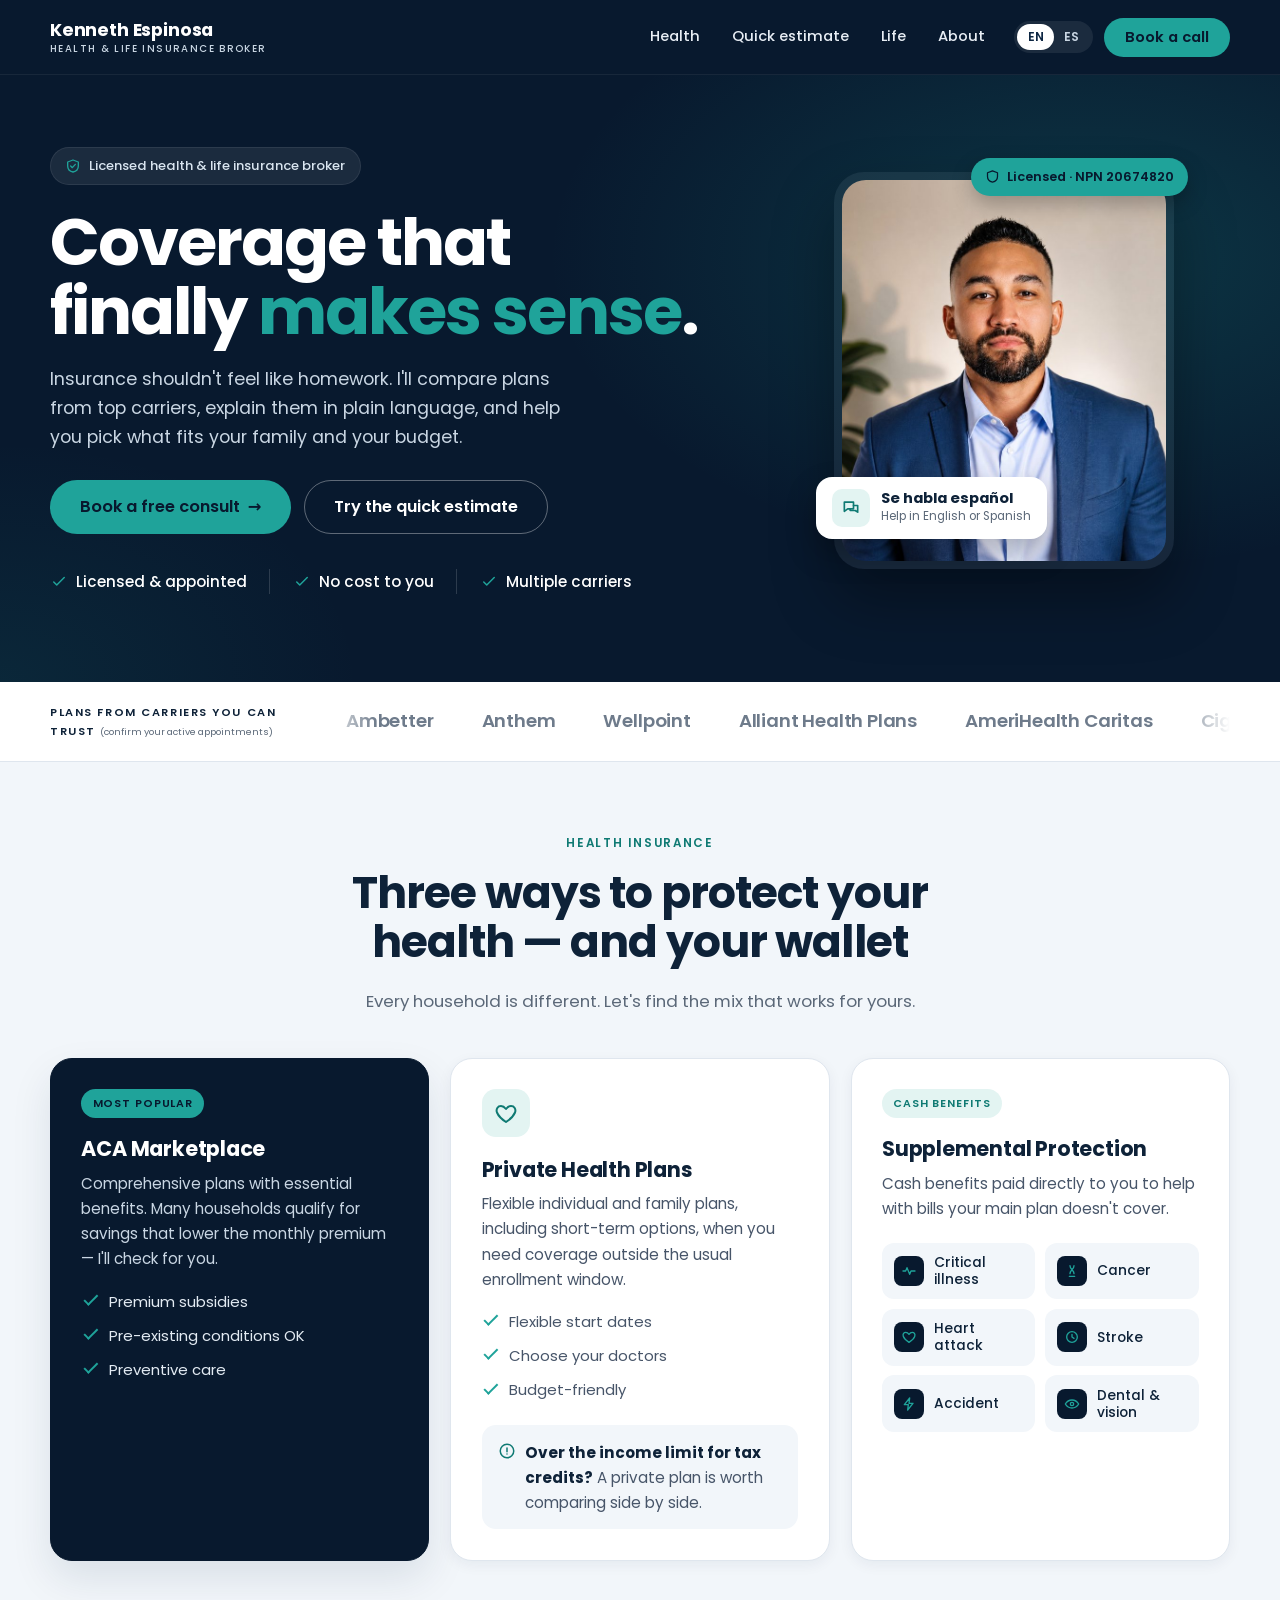
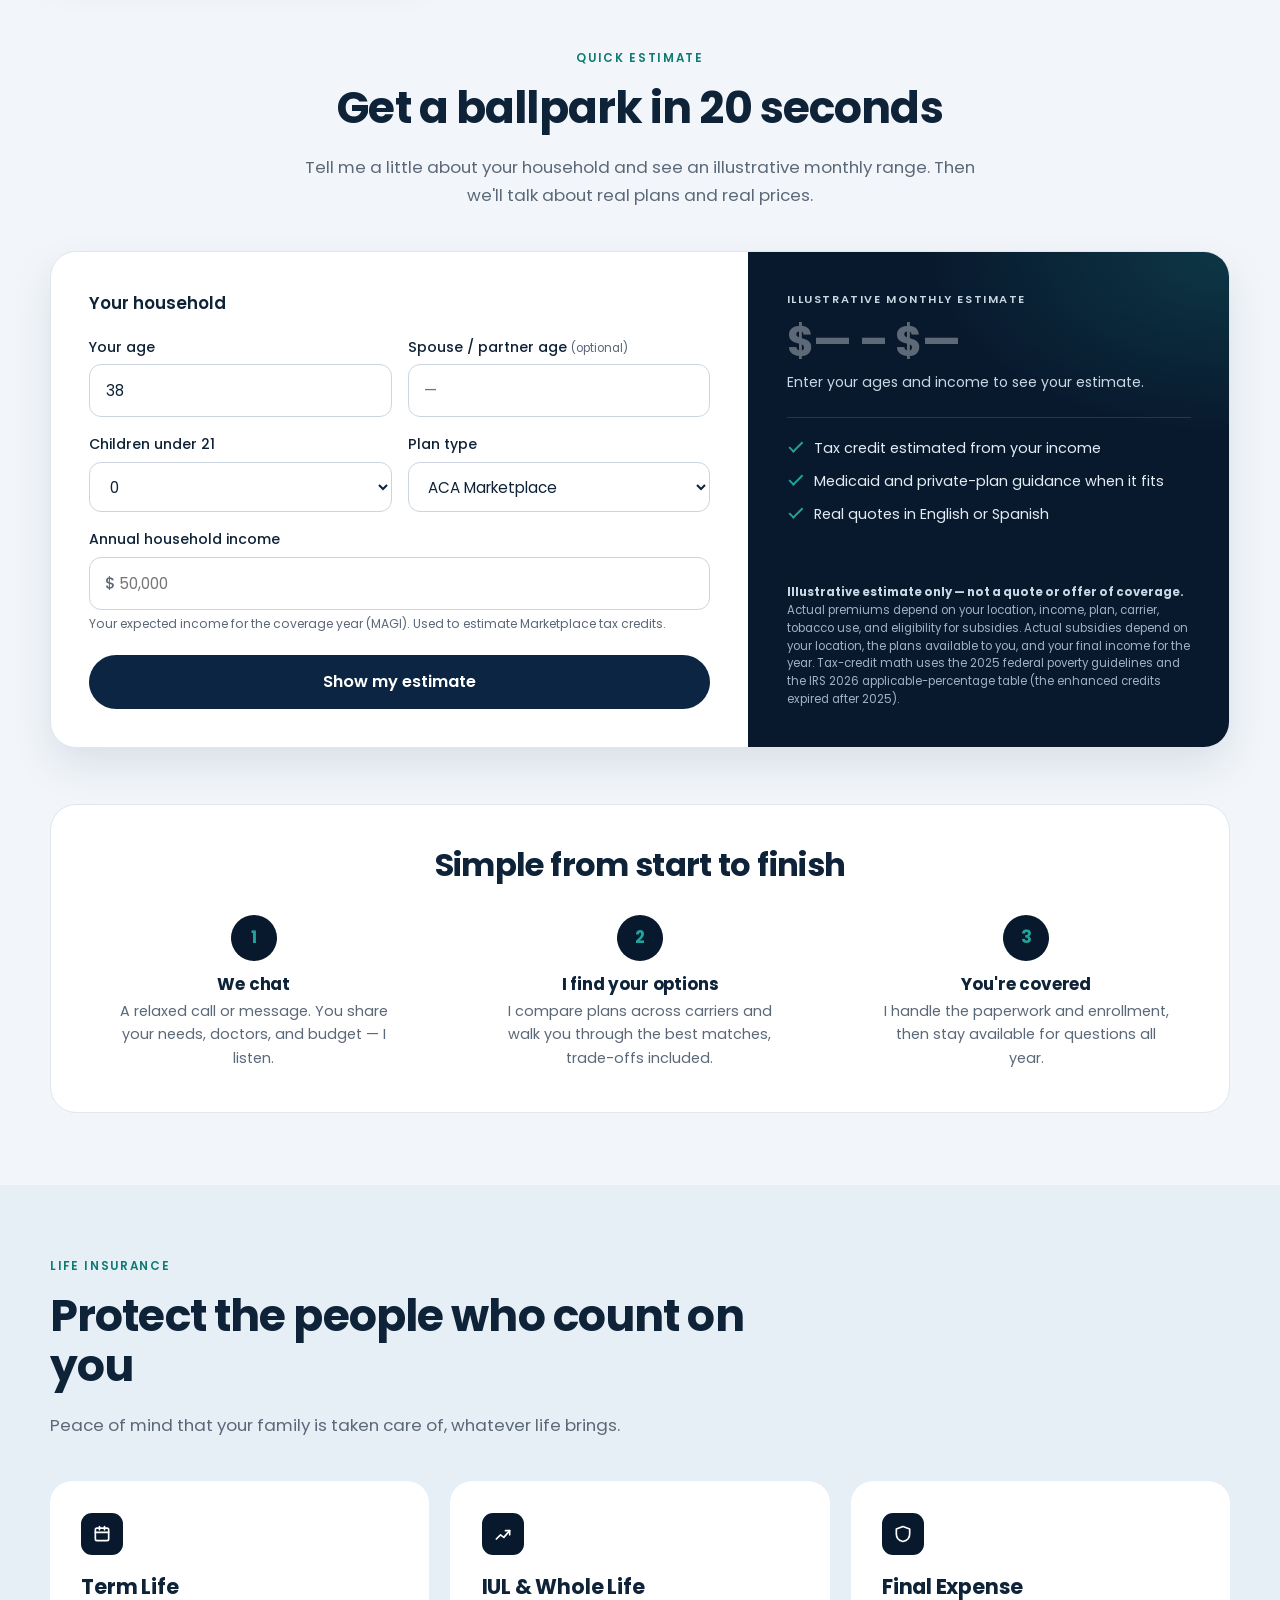
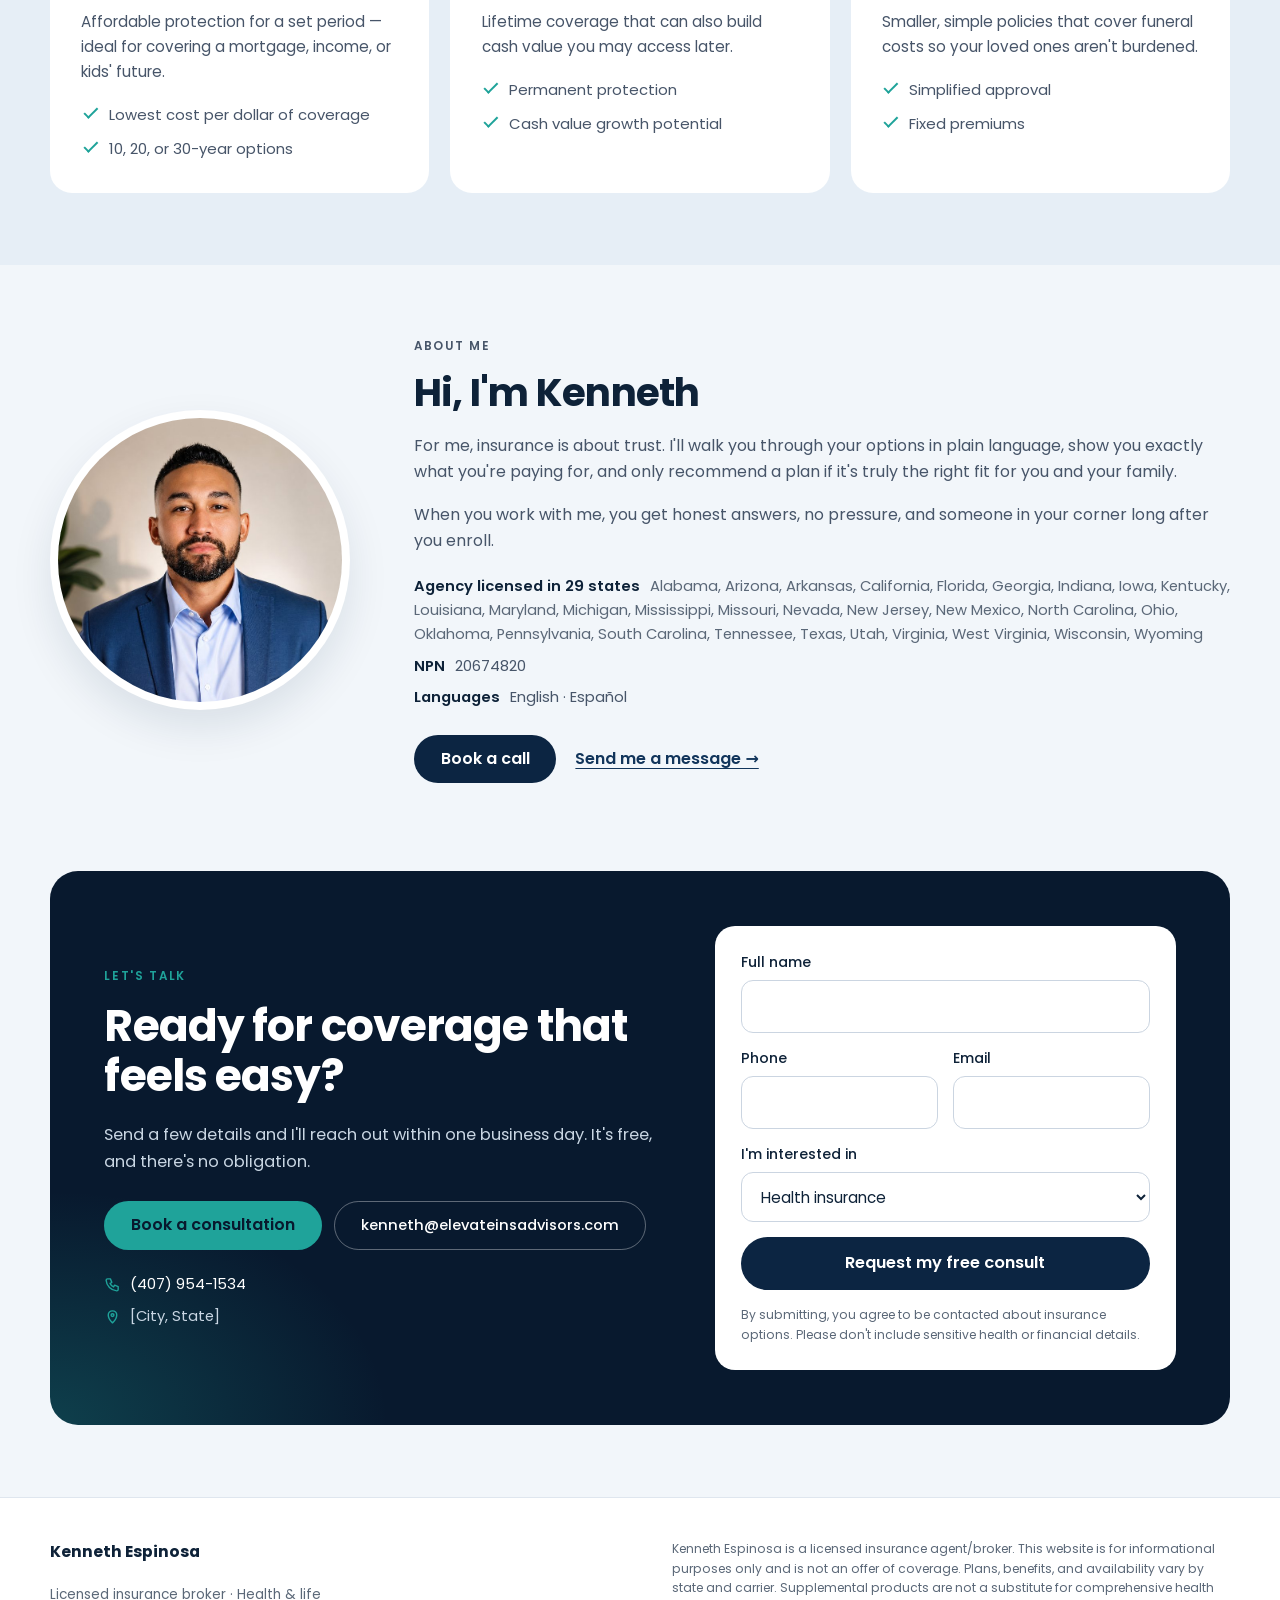
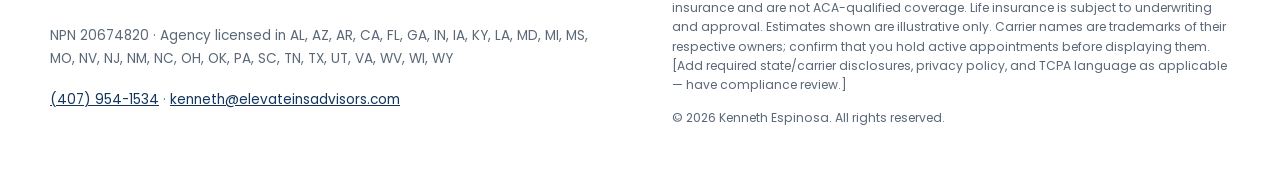
<file: index.html>
<!DOCTYPE html>
<html lang="en">
<head>
<meta charset="UTF-8">
<meta name="viewport" content="width=device-width, initial-scale=1">
<title>Kenneth Espinosa — Health &amp; Life Insurance Broker</title>
<meta name="description" content="Licensed health and life insurance broker. Clear options, honest guidance, English & Spanish. Kenneth Espinosa, NPN 20674820.">
<link rel="preconnect" href="https://fonts.googleapis.com">
<link rel="preconnect" href="https://fonts.gstatic.com" crossorigin>
<link href="https://fonts.googleapis.com/css2?family=Poppins:wght@400;500;600;700&display=swap" rel="stylesheet">
<link rel="stylesheet" href="styles.css">
</head>
<body>

<header class="nav" id="top">
  <div class="container nav__inner">
    <a href="#top" class="brand" aria-label="Kenneth Espinosa home">
      <span class="brand__name">Kenneth Espinosa</span>
      <span class="brand__tag" data-i18n="nav.tag">Health &amp; life insurance broker</span>
    </a>
    <nav class="nav__menu" id="menu" aria-label="Main">
      <a href="#health" data-i18n="nav.health">Health</a>
      <a href="#estimate" data-i18n="nav.estimate">Quick estimate</a>
      <a href="#life" data-i18n="nav.life">Life</a>
      <a href="#about" data-i18n="nav.about">About</a>
    </nav>
    <div class="nav__actions">
      <div class="lang" role="group" aria-label="Language">
        <button type="button" class="lang__btn is-active" data-lang="en" aria-pressed="true">EN</button>
        <button type="button" class="lang__btn" data-lang="es" aria-pressed="false">ES</button>
      </div>
      <a href="https://scheduler.zoom.us/kenneth-espinosa-y20qz6/1-hour-call" target="_blank" rel="noopener" data-book class="btn btn--teal btn--sm nav__cta" data-i18n="nav.cta">Book a call</a>
    </div>
  </div>
</header>

<main>
<!-- HERO -->
<section class="hero">
  <div class="container hero__grid">
    <div class="hero__copy">
      <p class="tag"><svg viewBox="0 0 24 24" aria-hidden="true"><path d="M12 3l8 3v6c0 4.5-3.2 8-8 9-4.8-1-8-4.5-8-9V6z"/><path d="M8.5 12l2.5 2.5 4.5-5"/></svg><span data-i18n="hero.eyebrow">Licensed health &amp; life insurance broker</span></p>
      <h1 data-i18n="hero.title">Coverage that finally <em>makes sense</em>.</h1>
      <p class="hero__lead" data-i18n="hero.sub">Insurance shouldn't feel like homework. I'll compare plans from top carriers, explain them in plain language, and help you pick what fits your family and your budget.</p>
      <div class="hero__cta">
        <a href="https://scheduler.zoom.us/kenneth-espinosa-y20qz6/1-hour-call" target="_blank" rel="noopener" data-book class="btn btn--teal btn--lg"><span data-i18n="hero.cta1">Book a free consult</span> <span aria-hidden="true">→</span></a>
        <a href="#estimate" class="btn btn--outline btn--lg" data-i18n="hero.cta2">Try the quick estimate</a>
      </div>
      <ul class="hero__facts">
        <li><svg viewBox="0 0 24 24" aria-hidden="true"><path d="M5 12l4 4 10-10"/></svg><span data-i18n="hero.b1">Licensed &amp; appointed</span></li>
        <li><svg viewBox="0 0 24 24" aria-hidden="true"><path d="M5 12l4 4 10-10"/></svg><span data-i18n="hero.b2">No cost to you</span></li>
        <li><svg viewBox="0 0 24 24" aria-hidden="true"><path d="M5 12l4 4 10-10"/></svg><span data-i18n="hero.b3">Multiple carriers</span></li>
      </ul>
    </div>
    <div class="hero__media">
      <div class="portrait">
        <img src="kenneth.jpg" alt="Kenneth Espinosa" width="711" height="800" fetchpriority="high">
        <span class="portrait__badge"><svg viewBox="0 0 24 24" aria-hidden="true"><path d="M12 3l8 3v6c0 4.5-3.2 8-8 9-4.8-1-8-4.5-8-9V6z"/></svg><span data-i18n="hero.npn">Licensed · NPN 20674820</span></span>
        <div class="portrait__card">
          <span class="portrait__icon" aria-hidden="true"><svg viewBox="0 0 24 24"><path d="M4 5h11v8H8l-4 3z"/><path d="M15 9h5v8l-3-2h-6v-2"/></svg></span>
          <span><strong data-i18n="hero.lang.t">Se habla español</strong><small data-i18n="hero.lang">Help in English or Spanish</small></span>
        </div>
      </div>
    </div>
  </div>
</section>

<!-- CARRIERS -->
<section class="carriers" aria-label="Carriers">
  <div class="container carriers__inner">
    <p class="carriers__label" data-i18n="carriers.label">Plans from carriers you can trust <small>(confirm your active appointments)</small></p>
    <div class="marquee">
      <div class="marquee__track">
        <ul>
          <li>Ambetter</li><li>Anthem</li><li>Wellpoint</li><li>Alliant Health Plans</li><li>AmeriHealth Caritas</li><li>Cigna</li><li>CareSource</li><li>Independence Blue Cross</li><li>Kaiser Permanente</li><li>Oscar</li><li>UnitedHealthcare</li><li>Molina Healthcare</li><li>Blue Cross Blue Shield of Texas</li><li>Florida Blue</li><li>Florida Health Care Plans</li><li>Blue Shield of California</li>
        </ul>
        <ul aria-hidden="true">
          <li>Ambetter</li><li>Anthem</li><li>Wellpoint</li><li>Alliant Health Plans</li><li>AmeriHealth Caritas</li><li>Cigna</li><li>CareSource</li><li>Independence Blue Cross</li><li>Kaiser Permanente</li><li>Oscar</li><li>UnitedHealthcare</li><li>Molina Healthcare</li><li>Blue Cross Blue Shield of Texas</li><li>Florida Blue</li><li>Florida Health Care Plans</li><li>Blue Shield of California</li>
        </ul>
      </div>
    </div>
  </div>
</section>

<!-- HEALTH -->
<section class="section" id="health">
  <div class="container">
    <header class="section__head section__head--center">
      <p class="eyebrow" data-i18n="health.eyebrow">Health insurance</p>
      <h2 data-i18n="health.title">Three ways to protect your health — and your wallet</h2>
      <p class="section__sub" data-i18n="health.sub">Every household is different. Let's find the mix that works for yours.</p>
    </header>
    <div class="cards">
      <article class="card card--dark">
        <span class="chip chip--teal" data-i18n="health.flag">Most popular</span>
        <h3 data-i18n="health.c2.title">ACA Marketplace</h3>
        <p data-i18n="health.c2.text">Comprehensive plans with essential benefits. Many households qualify for savings that lower the monthly premium — I'll check for you.</p>
        <ul class="ticks"><li data-i18n="health.c2.t1">Premium subsidies</li><li data-i18n="health.c2.t2">Pre-existing conditions OK</li><li data-i18n="health.c2.t3">Preventive care</li></ul>
      </article>
      <article class="card" id="private-plans">
        <span class="card__icon"><svg viewBox="0 0 24 24" aria-hidden="true"><path d="M12 21s-7-4.6-9-9.5C1.7 8 3.8 5 7 5c2 0 3.4 1 5 3 1.6-2 3-3 5-3 3.2 0 5.3 3 4 6.5C19 16.4 12 21 12 21z"/></svg></span>
        <h3 data-i18n="health.c1.title">Private Health Plans</h3>
        <p data-i18n="health.c1.text">Flexible individual and family plans, including short-term options, when you need coverage outside the usual enrollment window.</p>
        <ul class="ticks"><li data-i18n="health.c1.t1">Flexible start dates</li><li data-i18n="health.c1.t2">Choose your doctors</li><li data-i18n="health.c1.t3">Budget-friendly</li></ul>
        <p class="callout"><svg viewBox="0 0 24 24" aria-hidden="true"><circle cx="12" cy="12" r="9"/><path d="M12 8v5M12 16h.01"/></svg><span data-i18n="health.c1.note"><strong>Over the income limit for tax credits?</strong> A private plan is worth comparing side by side.</span></p>
      </article>
      <article class="card">
        <span class="chip" data-i18n="health.c3.flag">Cash benefits</span>
        <h3 data-i18n="health.c3.title">Supplemental Protection</h3>
        <p data-i18n="health.c3.text">Cash benefits paid directly to you to help with bills your main plan doesn't cover.</p>
        <ul class="tiles">
          <li><span class="tiles__ic" aria-hidden="true"><svg viewBox="0 0 24 24"><path d="M3 12h4l2-5 4 10 2-5h6"/></svg></span><span data-i18n="health.c3.t1">Critical illness</span></li>
          <li><span class="tiles__ic" aria-hidden="true"><svg viewBox="0 0 24 24"><path d="M9 4c0 6 6 6 6 12M15 4c0 6-6 6-6 12"/><path d="M8 20h8"/></svg></span><span data-i18n="health.c3.t2">Cancer</span></li>
          <li><span class="tiles__ic" aria-hidden="true"><svg viewBox="0 0 24 24"><path d="M12 20s-7-4.4-8.6-9C2.3 7.6 4.4 5 7.2 5 9 5 10.6 6 12 8c1.4-2 3-3 4.8-3 2.8 0 4.9 2.6 3.8 6-1.6 4.6-8.6 9-8.6 9z"/></svg></span><span data-i18n="health.c3.t3">Heart attack</span></li>
          <li><span class="tiles__ic" aria-hidden="true"><svg viewBox="0 0 24 24"><circle cx="12" cy="12" r="8"/><path d="M12 8v4l3 2"/></svg></span><span data-i18n="health.c3.t4">Stroke</span></li>
          <li><span class="tiles__ic" aria-hidden="true"><svg viewBox="0 0 24 24"><path d="M13 3L5 13h6l-1 8 8-10h-6z"/></svg></span><span data-i18n="health.c3.t5">Accident</span></li>
          <li><span class="tiles__ic" aria-hidden="true"><svg viewBox="0 0 24 24"><path d="M2 12s3.6-6 10-6 10 6 10 6-3.6 6-10 6S2 12 2 12z"/><circle cx="12" cy="12" r="2.5"/></svg></span><span data-i18n="health.c3.t6">Dental &amp; vision</span></li>
        </ul>
      </article>
    </div>
  </div>
</section>

<!-- ESTIMATE -->
<section class="section section--flush" id="estimate">
  <div class="container">
    <header class="section__head section__head--center">
      <p class="eyebrow" data-i18n="est.eyebrow">Quick estimate</p>
      <h2 data-i18n="est.title">Get a ballpark in 20 seconds</h2>
      <p class="section__sub" data-i18n="est.sub">Tell me a little about your household and see an illustrative monthly range. Then we'll talk about real plans and real prices.</p>
    </header>
    <div class="estimator">
      <form class="calc" id="calc" novalidate>
        <p class="calc__title" data-i18n="est.house">Your household</p>
        <div class="calc__grid">
          <div class="field">
            <label for="age1" data-i18n="est.age1">Your age</label>
            <input type="number" id="age1" min="18" max="64" value="38" inputmode="numeric">
          </div>
          <div class="field">
            <label for="age2"><span data-i18n="est.age2">Spouse / partner age</span> <small data-i18n="est.opt">(optional)</small></label>
            <input type="number" id="age2" min="18" max="64" placeholder="—" inputmode="numeric">
          </div>
          <div class="field">
            <label for="kids" data-i18n="est.kids">Children under 21</label>
            <select id="kids"><option>0</option><option>1</option><option>2</option><option>3</option><option>4</option><option>5</option></select>
          </div>
          <div class="field">
            <label for="type" data-i18n="est.type">Plan type</label>
            <select id="type">
              <option value="aca" data-i18n="est.type.aca">ACA Marketplace</option>
              <option value="private" data-i18n="est.type.private">Private health plan</option>
            </select>
          </div>
          <div class="field field--full">
            <label for="income" data-i18n="est.income">Annual household income</label>
            <div class="money"><span class="money__sym" aria-hidden="true">$</span><input type="text" id="income" inputmode="numeric" autocomplete="off" placeholder="50,000" aria-describedby="incomeHelp" required></div>
            <small class="field__help" id="incomeHelp" data-i18n="est.income.help">Your expected income for the coverage year (MAGI). Used to estimate Marketplace tax credits.</small>
          </div>
        </div>
        <button type="submit" class="btn btn--navy btn--lg calc__btn" data-i18n="est.btn">Show my estimate</button>
      </form>
      <aside class="panel" aria-live="polite">
        <p class="panel__label" data-i18n="est.result">Illustrative monthly estimate</p>
        <div class="panel__empty" id="resultEmpty">
          <p class="panel__value panel__value--empty">$— – $—</p>
          <p class="panel__meta" data-i18n="est.empty">Enter your ages and income to see your estimate.</p>
        </div>
        <div class="result" id="result" hidden>
          <p class="result__sub" id="afterLabel" data-i18n="est.after">ACA Marketplace, after tax credit</p>
          <p class="result__value" id="after">—</p>
          <p class="result__meta" id="credit"></p>
          <p class="result__who" id="who"></p>
          <p class="result__note" id="note" hidden></p>
          <a href="https://scheduler.zoom.us/kenneth-espinosa-y20qz6/1-hour-call" target="_blank" rel="noopener" data-book class="btn btn--teal" data-i18n="est.next">Get my real quote</a>
        </div>
        <ul class="panel__list">
          <li data-i18n="est.l1">Tax credit estimated from your income</li>
          <li data-i18n="est.l2">Medicaid and private-plan guidance when it fits</li>
          <li data-i18n="est.l3">Real quotes in English or Spanish</li>
        </ul>
        <p class="panel__fine" data-i18n="est.disclaimer"><strong>Illustrative estimate only — not a quote or offer of coverage.</strong> Actual premiums depend on your location, income, plan, carrier, tobacco use, and eligibility for subsidies. Actual subsidies depend on your location, the plans available to you, and your final income for the year. Tax-credit math uses the 2025 federal poverty guidelines and the IRS 2026 applicable-percentage table (the enhanced credits expired after 2025).</p>
        <!-- DEV NOTE: formula in script.js (estimate()) is EXAMPLE LOGIC and must be replaced with real rating data. -->
      </aside>
    </div>

    <!-- HOW -->
    <div class="how" id="how">
      <h2 data-i18n="how.title">Simple from start to finish</h2>
      <ol class="steps">
        <li class="step"><span class="step__n">1</span><h3 data-i18n="how.s1.title">We chat</h3><p data-i18n="how.s1.text">A relaxed call or message. You share your needs, doctors, and budget — I listen.</p></li>
        <li class="step"><span class="step__n">2</span><h3 data-i18n="how.s2.title">I find your options</h3><p data-i18n="how.s2.text">I compare plans across carriers and walk you through the best matches, trade-offs included.</p></li>
        <li class="step"><span class="step__n">3</span><h3 data-i18n="how.s3.title">You're covered</h3><p data-i18n="how.s3.text">I handle the paperwork and enrollment, then stay available for questions all year.</p></li>
      </ol>
    </div>
  </div>
</section>

<!-- LIFE -->
<section class="section section--tint" id="life">
  <div class="container">
    <header class="section__head">
      <p class="eyebrow" data-i18n="life.eyebrow">Life insurance</p>
      <h2 data-i18n="life.title">Protect the people who count on you</h2>
      <p class="section__sub" data-i18n="life.sub">Peace of mind that your family is taken care of, whatever life brings.</p>
    </header>
    <div class="cards">
      <article class="card card--flat">
        <span class="card__icon card__icon--navy"><svg viewBox="0 0 24 24" aria-hidden="true"><rect x="4" y="5" width="16" height="15" rx="2"/><path d="M4 10h16M9 3v4M15 3v4"/></svg></span>
        <h3 data-i18n="life.c1.title">Term Life</h3>
        <p data-i18n="life.c1.text">Affordable protection for a set period — ideal for covering a mortgage, income, or kids' future.</p>
        <ul class="ticks"><li data-i18n="life.c1.t1">Lowest cost per dollar of coverage</li><li data-i18n="life.c1.t2">10, 20, or 30-year options</li></ul>
      </article>
      <article class="card card--flat">
        <span class="card__icon card__icon--navy"><svg viewBox="0 0 24 24" aria-hidden="true"><path d="M4 18l5-5 4 3 7-8"/><path d="M15 8h5v5"/></svg></span>
        <h3 data-i18n="life.c2.title">IUL &amp; Whole Life</h3>
        <p data-i18n="life.c2.text">Lifetime coverage that can also build cash value you may access later.</p>
        <ul class="ticks"><li data-i18n="life.c2.t1">Permanent protection</li><li data-i18n="life.c2.t2">Cash value growth potential</li></ul>
      </article>
      <article class="card card--flat">
        <span class="card__icon card__icon--navy"><svg viewBox="0 0 24 24" aria-hidden="true"><path d="M12 3l8 3v6c0 4.5-3.2 8-8 9-4.8-1-8-4.5-8-9V6z"/></svg></span>
        <h3 data-i18n="life.c3.title">Final Expense</h3>
        <p data-i18n="life.c3.text">Smaller, simple policies that cover funeral costs so your loved ones aren't burdened.</p>
        <ul class="ticks"><li data-i18n="life.c3.t1">Simplified approval</li><li data-i18n="life.c3.t2">Fixed premiums</li></ul>
      </article>
    </div>
  </div>
</section>

<!-- ABOUT -->
<section class="section" id="about">
  <div class="container about">
    <div class="about__photo">
      <img src="kenneth.jpg" alt="Kenneth Espinosa" width="711" height="800" loading="lazy" decoding="async">
    </div>
    <div class="about__copy">
      <p class="eyebrow" data-i18n="about.eyebrow">About me</p>
      <h2 data-i18n="about.title">Hi, I'm Kenneth</h2>
      <p data-i18n="about.p1">For me, insurance is about trust. I'll walk you through your options in plain language, show you exactly what you're paying for, and only recommend a plan if it's truly the right fit for you and your family.</p>
      <p data-i18n="about.p2">When you work with me, you get honest answers, no pressure, and someone in your corner long after you enroll.</p>
      <ul class="facts">
        <li><strong data-i18n="about.f1">Agency licensed in 29 states</strong> <span data-i18n="about.states">Alabama, Arizona, Arkansas, California, Florida, Georgia, Indiana, Iowa, Kentucky, Louisiana, Maryland, Michigan, Mississippi, Missouri, Nevada, New Jersey, New Mexico, North Carolina, Ohio, Oklahoma, Pennsylvania, South Carolina, Tennessee, Texas, Utah, Virginia, West Virginia, Wisconsin, Wyoming</span></li>
        <li><strong>NPN</strong> 20674820</li>
        <li><strong data-i18n="about.f3">Languages</strong> English · Español</li>
      </ul>
      <div class="about__cta">
        <a href="https://scheduler.zoom.us/kenneth-espinosa-y20qz6/1-hour-call" target="_blank" rel="noopener" data-book class="btn btn--navy" data-i18n="about.cta1">Book a call</a>
        <a href="#contact" class="textlink" data-i18n="about.cta2">Send me a message →</a>
      </div>
    </div>
  </div>
</section>

<!-- CONTACT -->
<section class="section section--flush" id="contact">
  <div class="container">
    <div class="cta">
      <div class="cta__copy">
        <p class="eyebrow eyebrow--light" data-i18n="contact.eyebrow">Let's talk</p>
        <h2 data-i18n="contact.title">Ready for coverage that feels easy?</h2>
        <p class="cta__sub" data-i18n="contact.sub">Send a few details and I'll reach out within one business day. It's free, and there's no obligation.</p>
        <div class="cta__btns">
          <a href="https://scheduler.zoom.us/kenneth-espinosa-y20qz6/1-hour-call" target="_blank" rel="noopener" data-book class="btn btn--teal" data-i18n="contact.book">Book a consultation</a>
          <a href="mailto:kenneth@elevateinsadvisors.com" class="btn btn--outline">kenneth@elevateinsadvisors.com</a>
        </div>
        <ul class="cta__info">
          <li><svg viewBox="0 0 24 24" aria-hidden="true"><path d="M5 4h4l2 5-2.5 1.5a11 11 0 005 5L15 13l5 2v4a2 2 0 01-2 2A16 16 0 013 6a2 2 0 012-2"/></svg><a href="tel:+14079541534">(407) 954-1534</a></li>
          <li><svg viewBox="0 0 24 24" aria-hidden="true"><path d="M12 21s-6-5.3-6-11a6 6 0 0112 0c0 5.7-6 11-6 11z"/><circle cx="12" cy="10" r="2"/></svg>[City, State]</li>
        </ul>
      </div>
      <form class="form" id="contactForm" novalidate>
        <div class="field"><label for="name" data-i18n="form.name">Full name</label><input id="name" name="name" type="text" autocomplete="name" required></div>
        <div class="form__row">
          <div class="field"><label for="phone" data-i18n="form.phone">Phone</label><input id="phone" name="phone" type="tel" autocomplete="tel" required></div>
          <div class="field"><label for="email" data-i18n="form.email">Email</label><input id="email" name="email" type="email" autocomplete="email" required></div>
        </div>
        <div class="field">
          <label for="interest" data-i18n="form.interest">I'm interested in</label>
          <select id="interest" name="interest">
            <option value="Health insurance" data-i18n="form.i1">Health insurance</option>
            <option value="Supplemental protection" data-i18n="form.i2">Supplemental protection</option>
            <option value="Life insurance" data-i18n="form.i3">Life insurance</option>
            <option value="Not sure yet" data-i18n="form.i4">Not sure yet</option>
          </select>
        </div>
        <button type="submit" class="btn btn--navy btn--lg" data-i18n="form.btn">Request my free consult</button>
        <p class="form__status" id="formStatus" role="status"></p>
        <p class="form__note" data-i18n="form.note">By submitting, you agree to be contacted about insurance options. Please don't include sensitive health or financial details.</p>
      </form>
    </div>
  </div>
</section>
</main>

<footer class="footer">
  <div class="container footer__grid">
    <div class="footer__id">
      <strong>Kenneth Espinosa</strong>
      <span data-i18n="footer.role">Licensed insurance broker · Health &amp; life</span>
      <span data-i18n="footer.lic">NPN 20674820 · Agency licensed in AL, AZ, AR, CA, FL, GA, IN, IA, KY, LA, MD, MI, MS, MO, NV, NJ, NM, NC, OH, OK, PA, SC, TN, TX, UT, VA, WV, WI, WY</span>
      <span><a href="tel:+14079541534">(407) 954-1534</a> · <a href="mailto:kenneth@elevateinsadvisors.com">kenneth@elevateinsadvisors.com</a></span>
    </div>
    <div class="footer__fine">
      <p class="footer__legal" data-i18n="footer.legal">Kenneth Espinosa is a licensed insurance agent/broker. This website is for informational purposes only and is not an offer of coverage. Plans, benefits, and availability vary by state and carrier. Supplemental products are not a substitute for comprehensive health insurance and are not ACA-qualified coverage. Life insurance is subject to underwriting and approval. Estimates shown are illustrative only. Carrier names are trademarks of their respective owners; confirm that you hold active appointments before displaying them. [Add required state/carrier disclosures, privacy policy, and TCPA language as applicable — have compliance review.]</p>
      <p class="footer__copy">© <span id="year">2026</span> Kenneth Espinosa. <span data-i18n="footer.rights">All rights reserved.</span></p>
    </div>
  </div>
</footer>

<script src="script.js"></script>
</body>
</html>
</file>
<file: styles.css>
/* Kenneth Espinosa — insurance site. Navy/teal palette, Poppins type. */
:root{
  --navy:#12355B; --navy-d:#0C2542; --navy-dd:#08192E;
  --teal:#1FA39A;            /* accent fills / large text on dark */
  --teal-a11y:#0F7A73;       /* AA teal for small text on light */
  --teal-l:#E3F4F2; --teal-glow:rgba(31,163,154,.28);
  --bg:#F2F6FA; --tint:#E6EEF6; --white:#fff;
  --ink:#0E2238; --body:#475569; --muted:#5B6878;
  --on-navy:#C9D6E3; --line:#DFE6EE;
  --radius:22px; --shadow:0 18px 40px rgba(12,37,66,.10); --shadow-sm:0 4px 14px rgba(12,37,66,.06);
  --font:"Poppins",system-ui,-apple-system,"Segoe UI",Roboto,Helvetica,Arial,sans-serif;
}
*,*::before,*::after{box-sizing:border-box}
html{scroll-behavior:smooth;scroll-padding-top:16px}
body{margin:0;font-family:var(--font);color:var(--body);background:var(--bg);line-height:1.65;font-size:16px;-webkit-font-smoothing:antialiased}
img{max-width:100%;display:block}
a{color:var(--teal-a11y)}
h1,h2,h3{font-family:var(--font);color:var(--ink);line-height:1.12;letter-spacing:-.02em;margin:0 0 .5em;font-weight:700}
h2{font-size:clamp(1.9rem,4.2vw,2.75rem)}
h3{font-size:1.3rem;letter-spacing:-.01em}
p{margin:0 0 1em}
svg{fill:none;stroke:currentColor;stroke-width:2;stroke-linecap:round;stroke-linejoin:round}
.container{width:min(1180px,100% - 2.5rem);margin-inline:auto}
.eyebrow{font-size:.74rem;font-weight:600;text-transform:uppercase;letter-spacing:.14em;color:var(--teal-a11y);margin:0 0 .9rem}
.eyebrow--light{color:var(--teal)}

/* Buttons: pill shapes */
.btn{display:inline-flex;align-items:center;justify-content:center;gap:.5rem;font:600 1rem/1 var(--font);text-decoration:none;border-radius:999px;padding:.95rem 1.6rem;border:1.5px solid transparent;cursor:pointer;transition:transform .15s,background .15s,border-color .15s,color .15s}
.btn:hover{transform:translateY(-1px)}
.btn--sm{padding:.7rem 1.25rem;font-size:.92rem}
.btn--lg{padding:1.1rem 1.8rem;font-size:1.02rem}
.btn--teal{background:var(--teal);color:var(--navy-dd)}
.btn--teal:hover{background:#27B5AB;color:var(--navy-dd)}
.btn--navy{background:var(--navy-d);color:#fff}
.btn--navy:hover{background:var(--navy);color:#fff}
.btn--outline{border-color:rgba(255,255,255,.35);color:#fff;background:transparent}
.btn--outline:hover{border-color:#fff;color:#fff}
.btn:focus-visible,.lang__btn:focus-visible,input:focus-visible,select:focus-visible,a:focus-visible{outline:3px solid var(--teal);outline-offset:2px}
.textlink{font-weight:600;color:var(--navy);text-underline-offset:4px}

/* Nav */
.nav{position:relative;z-index:50;background:var(--navy-dd);border-bottom:1px solid rgba(255,255,255,.06)}
.nav__inner{display:flex;align-items:center;gap:1.2rem;padding:.9rem 0;flex-wrap:wrap}
.brand{display:flex;flex-direction:column;text-decoration:none;line-height:1.15;margin-right:auto}
.brand__name{color:#fff;font-weight:700;font-size:1.1rem;letter-spacing:-.01em}
.brand__tag{color:var(--on-navy);font-size:.62rem;font-weight:500;text-transform:uppercase;letter-spacing:.14em;margin-top:.15rem}
.nav__menu{display:flex;gap:1.6rem;order:2;width:100%;overflow-x:auto;padding-bottom:.1rem}
.nav__menu a{color:#E8EEF5;text-decoration:none;font-size:.92rem;font-weight:500;white-space:nowrap}
.nav__menu a:hover{color:var(--teal)}
.nav__actions{display:flex;align-items:center;gap:.7rem}
.lang{display:flex;background:rgba(255,255,255,.08);border-radius:999px;padding:3px}
.lang__btn{font:600 .75rem/1 var(--font);color:var(--on-navy);background:none;border:0;border-radius:999px;padding:.45rem .65rem;cursor:pointer}
.lang__btn.is-active{background:#fff;color:var(--navy-d)}
.nav__cta{display:inline-flex;padding:.6rem 1rem;font-size:.85rem}

/* Hero */
.hero{background:radial-gradient(900px 520px at 85% 30%,rgba(31,163,154,.22),transparent 60%),radial-gradient(600px 400px at 0% 100%,rgba(31,163,154,.10),transparent 60%),var(--navy-dd);color:#fff;padding:3rem 0 4rem;overflow:hidden}
.hero__grid{display:grid;gap:3rem;align-items:center}
.tag{display:inline-flex;align-items:center;gap:.5rem;background:rgba(255,255,255,.08);border:1px solid rgba(255,255,255,.08);color:#D9E5F0;font-size:.82rem;font-weight:500;padding:.45rem .9rem;border-radius:999px;margin:0 0 1.4rem}
.tag svg{width:16px;height:16px;color:var(--teal)}
.hero h1{color:#fff;font-size:clamp(2.5rem,6.4vw,4.1rem);line-height:1.05;letter-spacing:-.03em;margin-bottom:1.2rem}
.hero h1 em{font-style:normal;color:var(--teal)}
.hero__lead{font-size:1.1rem;color:var(--on-navy);max-width:34rem;margin-bottom:1.8rem}
.hero__cta{display:flex;flex-wrap:wrap;gap:.8rem;margin-bottom:2.2rem}
.hero__facts{list-style:none;margin:0;padding:0;display:flex;flex-wrap:wrap;gap:.9rem 0}
.hero__facts li{display:flex;align-items:center;gap:.5rem;font-weight:500;font-size:.95rem;color:#fff;padding-right:1.4rem;margin-right:1.4rem;border-right:1px solid rgba(255,255,255,.15)}
.hero__facts li:last-child{border-right:0;margin-right:0;padding-right:0}
.hero__facts svg{width:18px;height:18px;color:var(--teal);flex:none}
.hero__media{display:flex;justify-content:center}
.portrait{position:relative;width:min(100%,340px);border-radius:30px;padding:8px;background:rgba(255,255,255,.06);box-shadow:0 30px 60px rgba(0,0,0,.35)}
.portrait img{width:100%;height:auto;aspect-ratio:4/4.7;object-fit:cover;object-position:50% 20%;border-radius:24px}
.portrait__badge{position:absolute;top:-14px;right:-14px;display:inline-flex;align-items:center;gap:.4rem;background:var(--teal);color:var(--navy-dd);font-size:.8rem;font-weight:600;padding:.5rem .9rem;border-radius:999px;box-shadow:0 8px 20px rgba(0,0,0,.25)}
.portrait__badge svg{width:15px;height:15px}
.portrait__card{position:absolute;left:-18px;bottom:30px;display:flex;align-items:center;gap:.7rem;background:#fff;color:var(--ink);border-radius:16px;padding:.75rem 1rem;box-shadow:0 14px 30px rgba(0,0,0,.25)}
.portrait__card strong{display:block;font-size:.92rem;line-height:1.2}
.portrait__card small{display:block;font-size:.74rem;color:var(--muted)}
.portrait__icon{width:38px;height:38px;border-radius:10px;background:var(--teal-l);color:var(--teal-a11y);display:grid;place-items:center;flex:none}
.portrait__icon svg{width:20px;height:20px}

/* Carriers */
.carriers{background:var(--white);border-bottom:1px solid var(--line);padding:1.3rem 0;overflow:hidden}
.carriers__inner{display:grid;gap:.8rem;align-items:center}
.carriers__label{font-size:.7rem;font-weight:600;text-transform:uppercase;letter-spacing:.14em;color:var(--ink);margin:0}
.carriers__label small{text-transform:none;letter-spacing:0;font-weight:400;color:var(--muted)}
.marquee{overflow:hidden;mask-image:linear-gradient(90deg,transparent,#000 6%,#000 94%,transparent);-webkit-mask-image:linear-gradient(90deg,transparent,#000 6%,#000 94%,transparent)}
.marquee__track{display:flex;width:max-content;animation:scroll 70s linear infinite}
.marquee:hover .marquee__track{animation-play-state:paused}
.marquee ul{display:flex;gap:3rem;list-style:none;margin:0;padding:0 1.5rem}
.marquee li{white-space:nowrap;font-size:1.15rem;font-weight:600;color:#6E7B8B;letter-spacing:-.01em}
@keyframes scroll{to{transform:translateX(-50%)}}

/* Sections */
.section{padding:4.5rem 0}
.section--flush{padding-top:1rem}
.section--tint{background:var(--tint)}
.section__head{max-width:44rem;margin-bottom:2.6rem}
.section__head--center{text-align:center;margin-inline:auto}
.section__sub{font-size:1.05rem;color:var(--muted);margin:0}

/* Cards */
.cards{display:grid;gap:1.3rem}
.card{position:relative;background:var(--white);border:1px solid var(--line);border-radius:var(--radius);padding:1.9rem;box-shadow:var(--shadow-sm);display:flex;flex-direction:column}
.card h3{margin-top:.2rem}
.card p{font-size:.95rem}
.card--dark{background:var(--navy-dd);border-color:var(--navy-dd);color:var(--on-navy);box-shadow:var(--shadow)}
.card--dark h3{color:#fff}
.card--flat{box-shadow:none;border-color:transparent}
.card__icon{width:48px;height:48px;border-radius:14px;background:var(--teal-l);color:var(--teal-a11y);display:grid;place-items:center;margin-bottom:1.1rem}
.card__icon svg{width:24px;height:24px}
.card__icon--navy{width:42px;height:42px;border-radius:11px;background:var(--navy-dd);color:#fff}
.card__icon--navy svg{width:20px;height:20px}
.chip{align-self:flex-start;font-size:.68rem;font-weight:600;text-transform:uppercase;letter-spacing:.08em;padding:.35rem .7rem;border-radius:999px;background:var(--teal-l);color:var(--teal-a11y);margin-bottom:1rem}
.chip--teal{background:var(--teal);color:var(--navy-dd)}
.ticks{list-style:none;margin:.2rem 0 0;padding:0;display:grid;gap:.6rem}
.ticks li{position:relative;padding-left:1.7rem;font-size:.93rem}
.ticks li::before{content:"";position:absolute;left:.15rem;top:.35em;width:.85rem;height:.45rem;border-left:2px solid var(--teal);border-bottom:2px solid var(--teal);transform:rotate(-45deg)}
.card--dark .ticks li{color:#E3EBF3}
.callout{display:flex;gap:.6rem;align-items:flex-start;margin:1.4rem 0 0;padding:.9rem 1rem;background:var(--bg);border-radius:14px;font-size:.88rem;color:var(--body)}
.callout strong{color:var(--ink)}
.callout svg{width:18px;height:18px;color:var(--teal-a11y);flex:none;margin-top:.15rem}
.tiles{list-style:none;margin:.4rem 0 0;padding:0;display:grid;grid-template-columns:1fr 1fr;gap:.6rem}
.tiles li{display:flex;align-items:center;gap:.6rem;background:var(--bg);border-radius:12px;padding:.7rem .75rem;font-size:.86rem;font-weight:500;color:var(--ink);line-height:1.25}
.tiles__ic{width:30px;height:30px;border-radius:8px;background:var(--navy-dd);color:var(--teal);display:grid;place-items:center;flex:none}
.tiles__ic svg{width:16px;height:16px}

/* Estimator */
.estimator{display:grid;background:var(--white);border:1px solid var(--line);border-radius:26px;box-shadow:var(--shadow);overflow:hidden}
.calc{padding:2rem}
.calc__title{font-weight:600;color:var(--ink);font-size:1.05rem;margin-bottom:1.1rem}
.calc__grid{display:grid;gap:1rem;grid-template-columns:1fr 1fr;margin-bottom:1.4rem}
.field{display:flex;flex-direction:column;gap:.35rem}
.field--full{grid-column:1/-1}
.field label{font-weight:500;font-size:.88rem;color:var(--ink)}
.field label small{font-weight:400;color:var(--muted)}
.field__help{font-size:.76rem;color:var(--muted);line-height:1.45}
input,select{font:inherit;font-size:.95rem;padding:.8rem .95rem;border:1.5px solid #CBD5E1;border-radius:12px;background:#fff;color:var(--ink);width:100%}
input:focus,select:focus{border-color:var(--teal-a11y)}
input.invalid{border-color:#b3321a;background:#FFF7F5}
.money{position:relative}
.money__sym{position:absolute;left:.95rem;top:50%;transform:translateY(-50%);color:var(--muted);font-weight:500;pointer-events:none}
.money input{padding-left:1.8rem}
.calc__btn{width:100%}
.panel{background:radial-gradient(500px 300px at 100% 0%,rgba(31,163,154,.22),transparent 60%),var(--navy-dd);color:var(--on-navy);padding:2rem;display:flex;flex-direction:column}
.panel__label{font-size:.7rem;font-weight:600;text-transform:uppercase;letter-spacing:.14em;color:var(--on-navy);margin:0 0 .6rem}
.panel__value{font-size:clamp(2rem,6vw,2.6rem);font-weight:700;color:#fff;letter-spacing:-.02em;margin:0;line-height:1.15}
.panel__value--empty{color:rgba(255,255,255,.35)}
.panel__meta{font-size:.88rem;margin:.3rem 0 0}
.result[hidden]{display:none}
.result__sub{margin:0;font-size:.95rem;font-weight:600;color:#fff}
.result__value{font-size:clamp(2rem,6vw,2.6rem);font-weight:700;color:var(--teal);letter-spacing:-.02em;line-height:1.15;margin:.15rem 0 .2rem}
.result__value .nw{white-space:nowrap}
.result__value small{font-size:.45em;font-weight:500;color:var(--on-navy);margin-left:.25em;letter-spacing:0;white-space:nowrap}
.result__meta{margin:0;font-size:.9rem;color:#E3EBF3}
.result__who{margin:.2rem 0 .8rem;font-size:.82rem;color:var(--on-navy)}
.result__note{margin:0 0 1rem;font-size:.86rem;line-height:1.5;color:#fff;background:rgba(255,255,255,.07);border-radius:12px;padding:.75rem .9rem}
.result__note[hidden]{display:none}
.result__note a{color:var(--teal);font-weight:600}
.result .btn{align-self:flex-start}
.panel__list{list-style:none;margin:1.4rem 0 1.2rem;padding:1.2rem 0 0;border-top:1px solid rgba(255,255,255,.12);display:grid;gap:.6rem}
.panel__list li{position:relative;padding-left:1.7rem;font-size:.9rem;color:#E3EBF3}
.panel__list li::before{content:"";position:absolute;left:.15rem;top:.35em;width:.85rem;height:.45rem;border-left:2px solid var(--teal);border-bottom:2px solid var(--teal);transform:rotate(-45deg)}
.panel__fine{margin:auto 0 0;font-size:.72rem;line-height:1.55;color:#9FB1C4}
.panel__fine strong{color:#C9D6E3}

/* How it works */
.how{margin-top:3.5rem;background:var(--white);border:1px solid var(--line);border-radius:26px;padding:2.6rem 1.6rem;text-align:center}
.how h2{font-size:clamp(1.5rem,3.4vw,2rem);margin-bottom:2rem}
.steps{list-style:none;margin:0;padding:0;display:grid;gap:2rem}
.step h3{font-size:1.05rem;margin:.9rem 0 .35rem}
.step p{font-size:.9rem;color:var(--muted);max-width:18rem;margin:0 auto}
.step__n{display:inline-grid;place-items:center;width:46px;height:46px;border-radius:50%;background:var(--navy-dd);color:var(--teal);font-weight:700;font-size:1.05rem}

/* About */
.about{display:grid;gap:2.5rem;align-items:center}
.about__photo{width:min(260px,70vw);aspect-ratio:1;border-radius:50%;padding:8px;background:#fff;box-shadow:var(--shadow);margin-inline:auto}
.about__photo img{width:100%;height:100%;aspect-ratio:1;object-fit:cover;object-position:50% 18%;border-radius:50%}
.about__copy h2{font-size:clamp(1.8rem,3.8vw,2.4rem)}
.about__copy p{color:var(--body)}
.facts{list-style:none;margin:1.2rem 0 1.6rem;padding:0;display:grid;gap:.45rem;font-size:.92rem}
.facts strong{color:var(--ink);font-weight:600;margin-right:.35rem}
.facts span{color:var(--muted)}
.about__cta{display:flex;flex-wrap:wrap;align-items:center;gap:1.2rem}

/* CTA + contact */
.cta{display:grid;gap:2rem;background:radial-gradient(520px 360px at 0% 100%,rgba(31,163,154,.28),transparent 65%),var(--navy-dd);color:var(--on-navy);border-radius:28px;padding:2.4rem 1.6rem;align-items:center}
.cta h2{color:#fff}
.cta__sub{font-size:1.02rem;margin-bottom:1.6rem}
.cta__btns{display:flex;flex-wrap:wrap;gap:.8rem;margin-bottom:1.4rem}
.cta__btns .btn--outline{font-weight:500;font-size:.92rem}
.cta__info{list-style:none;margin:0;padding:0;display:grid;gap:.5rem;font-size:.92rem}
.cta__info li{display:flex;align-items:center;gap:.55rem}
.cta__info svg{width:17px;height:17px;color:var(--teal)}
.cta__info a{color:#fff;text-decoration:none}
.form{background:#fff;border-radius:20px;padding:1.6rem;display:grid;gap:.9rem;color:var(--body)}
.form__row{display:grid;gap:.9rem}
.form__status{margin:0;font-weight:600;color:var(--teal-a11y);font-size:.9rem}
.form__status.err{color:#b3321a}
.form__status:empty{display:none}
.form__note{margin:0;font-size:.76rem;color:var(--muted)}

/* Footer */
.footer{background:var(--white);border-top:1px solid var(--line);padding:2.6rem 0;font-size:.85rem}
.footer__grid{display:grid;gap:1.6rem}
.footer__id{display:grid;gap:.15rem;color:var(--muted)}
.footer__id strong{color:var(--ink);font-size:.98rem}
.footer__id a{color:var(--navy)}
.footer__legal{font-size:.76rem;line-height:1.6;color:var(--muted);margin-bottom:.8rem}
.footer__copy{font-size:.76rem;color:var(--muted);margin:0}

/* Tablet / desktop */
@media (min-width:720px){
  .cards{grid-template-columns:repeat(3,1fr)}
  .steps{grid-template-columns:repeat(3,1fr)}
  .form__row{grid-template-columns:1fr 1fr}
  .carriers__inner{grid-template-columns:auto 1fr;gap:2rem}
  .carriers__label{max-width:15rem}
}
@media (min-width:960px){
  html{scroll-padding-top:84px}
  .nav{position:sticky;top:0}
  .nav__inner{flex-wrap:nowrap;padding:1.1rem 0}
  .nav__menu{order:0;width:auto;overflow:visible;gap:2rem;margin-right:.6rem}
  .nav__cta{padding:.7rem 1.25rem;font-size:.92rem}
  .hero{padding:4.5rem 0 5.5rem}
  .hero__grid{grid-template-columns:1.25fr .85fr;gap:4rem}
  .estimator{grid-template-columns:1.45fr 1fr}
  .calc,.panel{padding:2.4rem}
  .about{grid-template-columns:auto 1fr;gap:4rem}
  .about__photo{width:300px;margin:0}
  .cta{grid-template-columns:1.1fr .9fr;padding:3.4rem;gap:3rem}
  .footer__grid{grid-template-columns:1fr 1fr;gap:4rem}
}
@media (max-width:959px){
  .nav__actions{order:3}
  .hero__media{margin-top:.5rem}
  .portrait{margin-inline:18px}
}
@media (max-width:480px){
  .calc__grid{grid-template-columns:1fr}
  .hero__facts li{border-right:0;margin-right:1rem;padding-right:0}
  .btn--lg{width:100%}
  .portrait__card{left:-10px}
  .portrait__badge{right:-8px}
}
@media (prefers-reduced-motion:reduce){.marquee__track{animation:none}html{scroll-behavior:auto}.btn{transition:none}}
</file>
